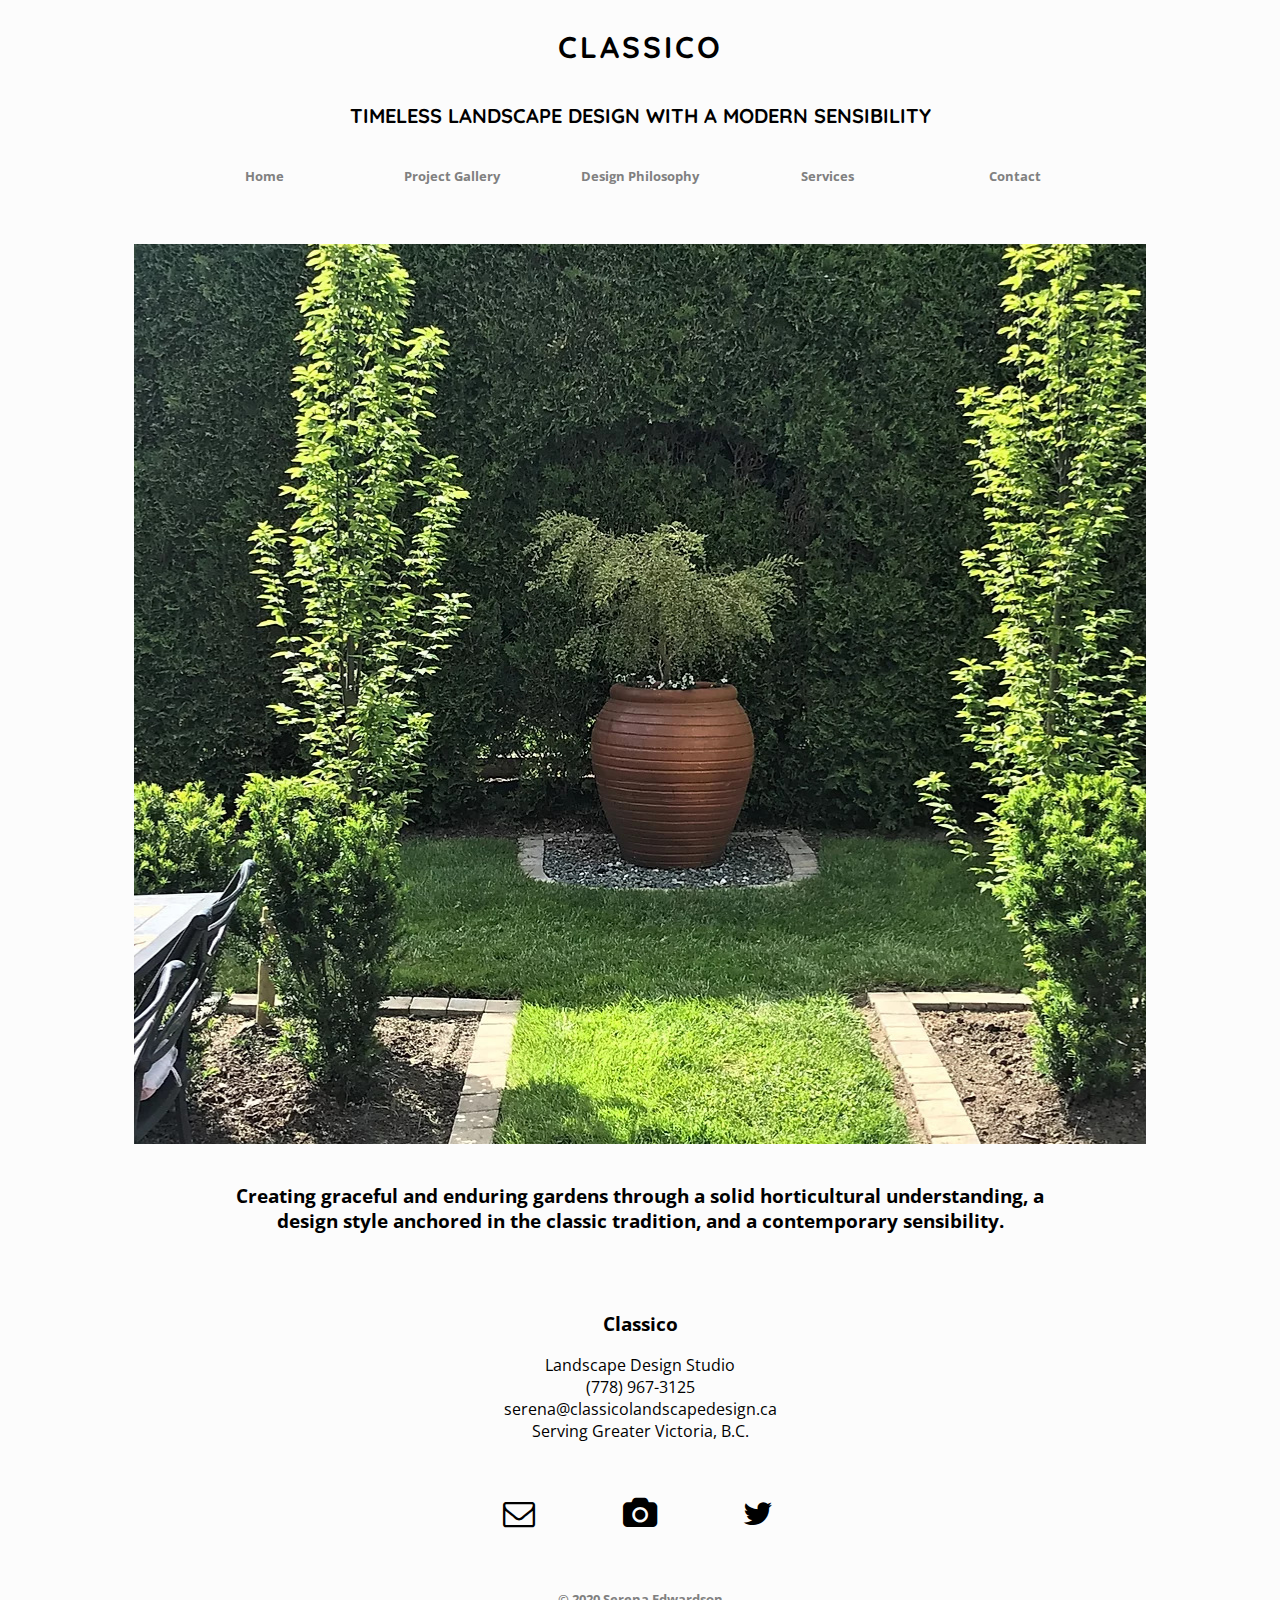
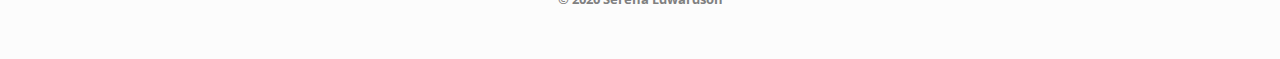
<file: index.html>
<!Doctype HTML>

<head>

    <title>Classico Landscapes</title>
  	<meta charset="utf-8" />
  	<meta name="viewport" content="width=device-width, initial-scale=1" />

      <script src="static/js/script.js"></script>
  	<link onload="myFunction()" rel="stylesheet" href="static/css/style.css" />

    <link rel="apple-touch-icon" sizes="180x180" href="static/favicon/apple-touch-icon.png">
    <link rel="icon" type="image/png" sizes="32x32" href="static/favicon/favicon-32x32.png">
    <link rel="icon" type="image/png" sizes="16x16" href="static/favicon/favicon-16x16.png">
    <link rel="manifest" href="static/favicon/site.webmanifest">


</head>

<body>
  <header class="topBar">
    <div></div>  <h1>CLASSICO</h1>    <div></div> <span id="menu-button" onclick="openNav()"><h3>Menu &#9776;</h3></span>

    </header>
  <h2>TIMELESS LANDSCAPE DESIGN WITH A MODERN SENSIBILITY</H2>
  <header id="menu"> <a href="javascript:void(0)" class="closebtn" onclick="closeNav()"><h1 class="text-align-left textContainer">&times;</h1></a>


    <a href="index.html"><div><h3 class="greyLink">Home</h3></div></a>

    <a href="gallery.html"><div><h3 class="greyLink">Project Gallery</h3></div></a>

    <a href="philosophy.html"><div><h3 class="greyLink">philosophy</h3></div></a>

    <a href="services.html"><div><h3 class="greyLink">Services</h3></div></a>

    <a href="contact.html"><div><h3 class="greyLink">About/Contact</h3></div></a>
  </header>


  <header class="grid-menu">

    <a href="index.html"><div><h5 class="greyLink">Home</h5></div></a>
    <div></div>
    <a href="gallery.html"><div><h5 class="greyLink">Project Gallery</h5></div></a>
    <div></div>
    <a href="philosophy.html"><div><h5 class="greyLink">Design Philosophy</h5></div></a>
    <div></div>
    <a href="services.html"><div><h5 class="greyLink">Services</h5></div></a>
    <div></div>
    <a href="contact.html"><div><h5 class="greyLink">Contact</h5></div></a>

  </header>



  <section class="fullImage" id="frontPage"></section>

<div class="fulldivider"></div>
  <div class="divider"></div><section class="textContainer"><section class="textContainer"><h3>Creating graceful and enduring gardens through a solid horticultural understanding, a design style anchored in the classic tradition, and a contemporary sensibility.</h3></div></div><div class="divider"></div><div class="divider"></div>
<section class="textContainer">
  <h3>Classico</h3>
  <p>
Landscape Design Studio<br>
(778) 967-3125<br>
serena@classicolandscapedesign.ca<br>
​
Serving Greater Victoria, B.C.</p>
</section>

<div class="divider"></div>
<div class="divider"></div>

<footer class="grid-menu">

      <div></div>
      <div></div>
      <a class="blackLink" href="serena@classicolandscapedesign.ca"><span class="icon fa-envelope-o fa-2x"></span></a>
      <div></div>
      <a><span class="has fa-camera fa-2x"></span></a>
      <div></div>
      <a><span class="icon fa-twitter fa-2x"></span></a>
      <div></div>
      <div></div>
</footer>
<div class="divider"></div>
<h5>&copy 2020 Serena Edwardson</h5>
<div class="divider"></div>
</body>
</file>
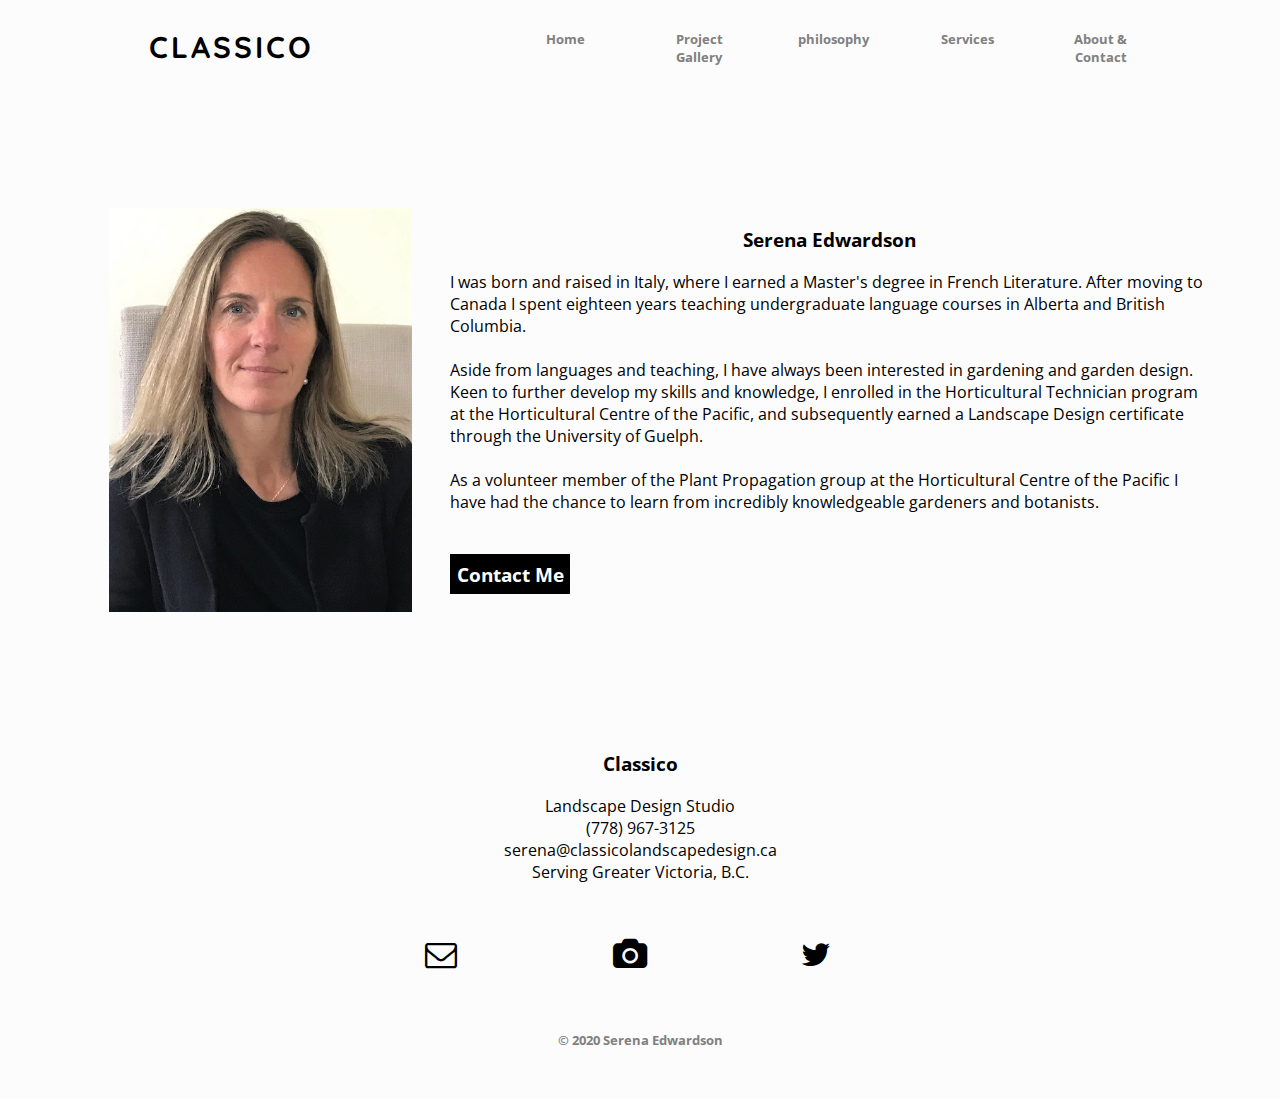
<file: contact.html>
<!Doctype HTML>

<head>
    <title>Classico Landscapes</title>
  	<meta charset="utf-8" />
  	<meta name="viewport" content="width=device-width, initial-scale=1" />
  	<link rel="stylesheet" href="static/css/style.css" />
    <script src="static/js/script.js"></script>
    <link rel="apple-touch-icon" sizes="180x180" href="static/favicon/apple-touch-icon.png">
    <link rel="icon" type="image/png" sizes="32x32" href="static/favicon/favicon-32x32.png">
    <link rel="icon" type="image/png" sizes="16x16" href="static/favicon/favicon-16x16.png">
    <link rel="manifest" href="static/favicon/site.webmanifest">


</head>

<body>

    <header class="topBar-alternative">
      <div></div>
        <div><h1>CLASSICO</h1></div>
        <div></div>

        <span id="menu-button" onclick="openNav()"><h3>Menu &#9776;</h3></span>
      <a href="index.html"><div><h5 class="greyLink">Home</h5></div></a>
      <div></div>
      <a href="gallery.html"><div><h5 class="greyLink">Project Gallery</h5></div></a>
      <div></div>
      <a href="philosophy.html"><div><h5 class="greyLink">philosophy</h5></div></a>
      <div></div>
      <a href="services.html"><div><h5 class="greyLink">Services</h5></div></a>
      <div></div>
      <a href="contact.html"><div><h5 class="greyLink">About & Contact</h5></div></a>
    </header>

    <header id="menu"> <a href="javascript:void(0)" class="closebtn" onclick="closeNav()"><h1 class="text-align-left textContainer">&times;</h1></a>


      <a href="index.html"><div><h3 class="greyLink">Home</h3></div></a>

      <a href="gallery.html"><div><h3 class="greyLink">Project Gallery</h3></div></a>

      <a href="philosophy.html"><div><h3 class="greyLink">Philosophy</h3></div></a>

      <a href="services.html"><div><h3 class="greyLink">Services</h3></div></a>

      <a href="contact.html"><div><h3 class="greyLink">About/Contact</h3></div></a>
    </header>


<div class="divider-large"></div><div class="divider-large"></div>

<section class="content-split-grid-70 lopsided">
<span class="aside-image" id="contact-1"></span>
<aside><h3>Serena Edwardson</h3>
  <p class="text-align-left">
    I was born and raised in Italy, where I earned a Master's degree in French Literature. After moving to Canada I spent eighteen years teaching undergraduate language courses in Alberta and British Columbia.
    <Br><br>
    ​

    Aside from languages and teaching, I have always been interested in gardening and garden design.  Keen to further develop my skills and knowledge, I enrolled in the Horticultural Technician program at the Horticultural Centre of the Pacific, and subsequently earned a Landscape Design certificate through the University of Guelph.<Br><br>

      As a volunteer member of the Plant Propagation group at the Horticultural Centre of the Pacific I have had the chance to learn from incredibly knowledgeable gardeners and botanists.
<br><br>
<a href="mailto:serena@classicolandscapedesign.ca"><h3 class="text-align-center button">Contact Me</h3></a>
</aside>
</section>

<div class="divider-large"></div><div class="divider-large"></div>


<section class="textContainer">
  <h3>Classico</h3>
  <p>
Landscape Design Studio<br>
(778) 967-3125<br>
serena@classicolandscapedesign.ca<br>
​
Serving Greater Victoria, B.C.</p>
</section>

<div class="divider"></div>
<div class="divider"></div>

<footer class="grid-menu">

      <div></div>
      <div></div>
      <a class="blackLink" href="mailto:serena@classicolandscapedesign.ca"><span class="icon fa-envelope-o fa-2x"></span></a>
      <div></div>
      <a><span class="has fa-camera fa-2x"></span></a>
      <div></div>
      <a><span class="icon fa-twitter fa-2x"></span></a>
      <div></div>
      <div></div>
</footer>
<div class="divider"></div>
<h5>&copy 2020 Serena Edwardson</h5>
<div class="divider"></div>
</body>
</file>
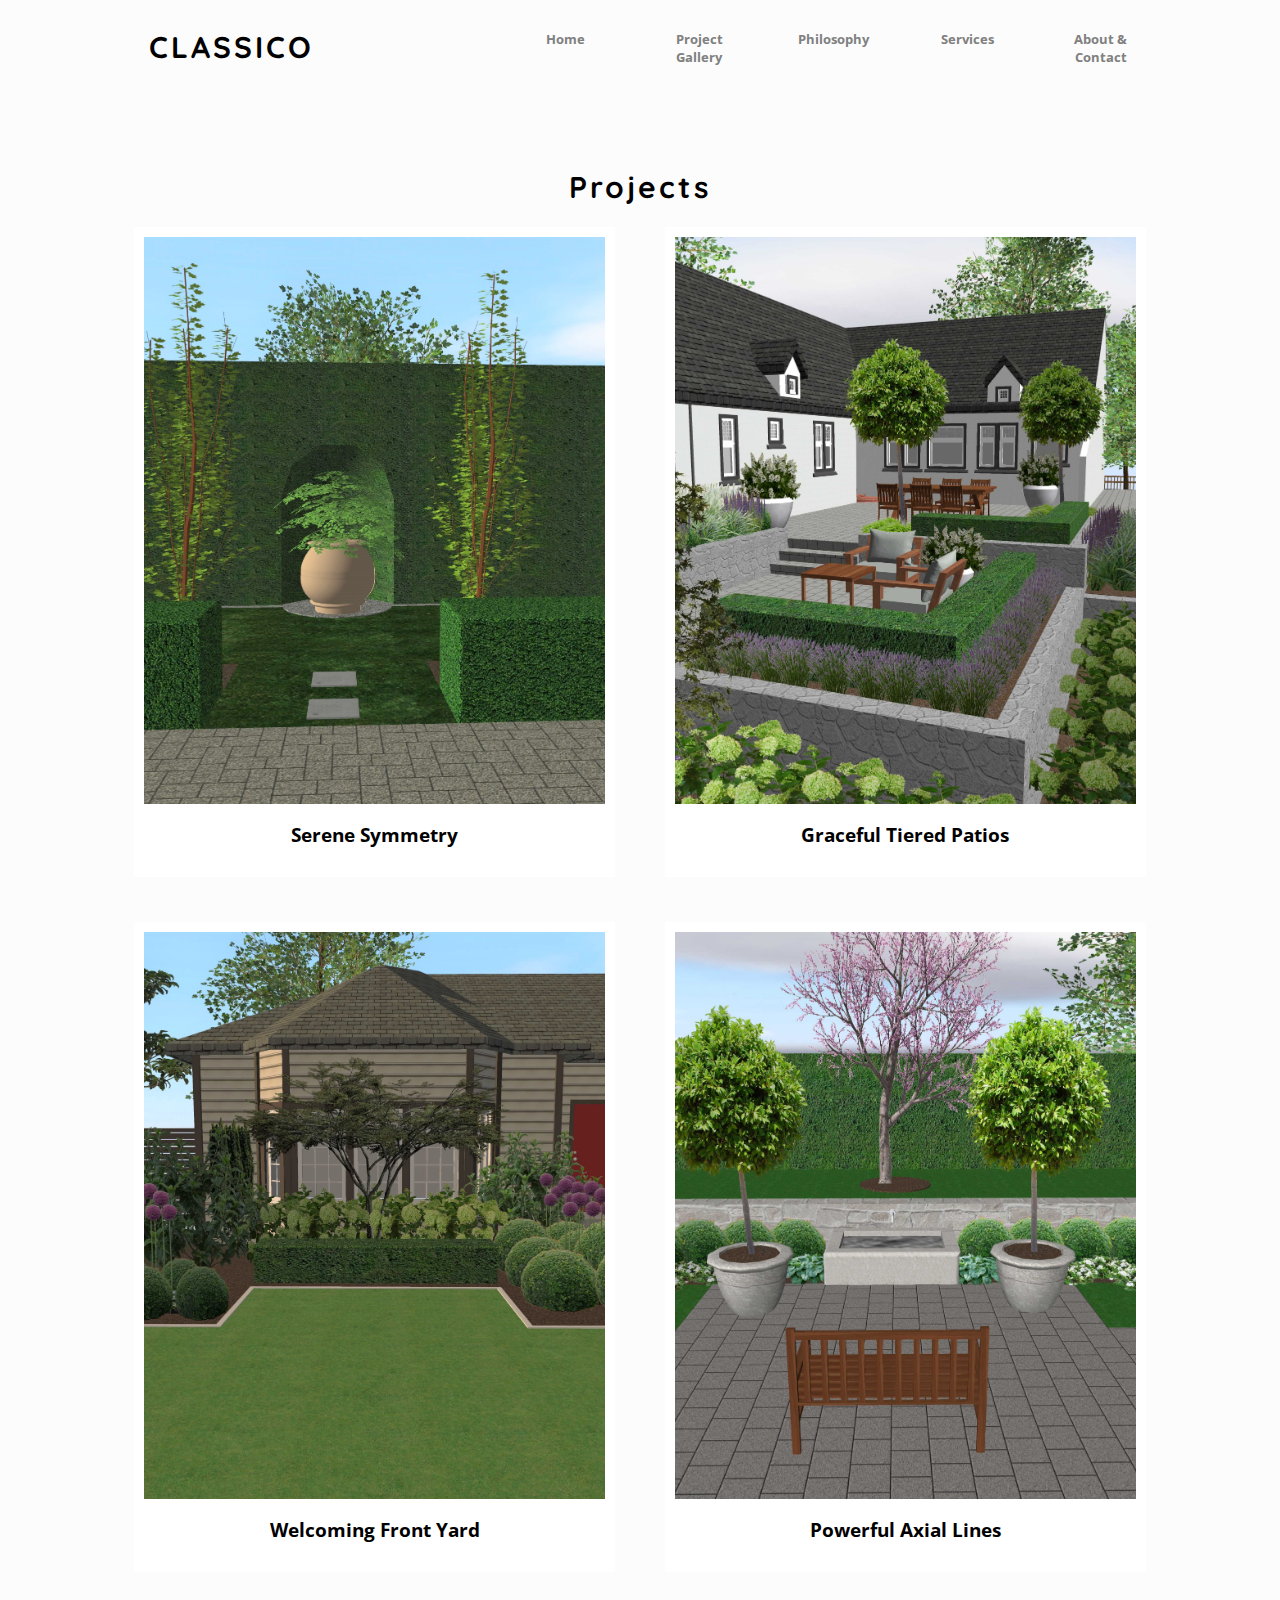
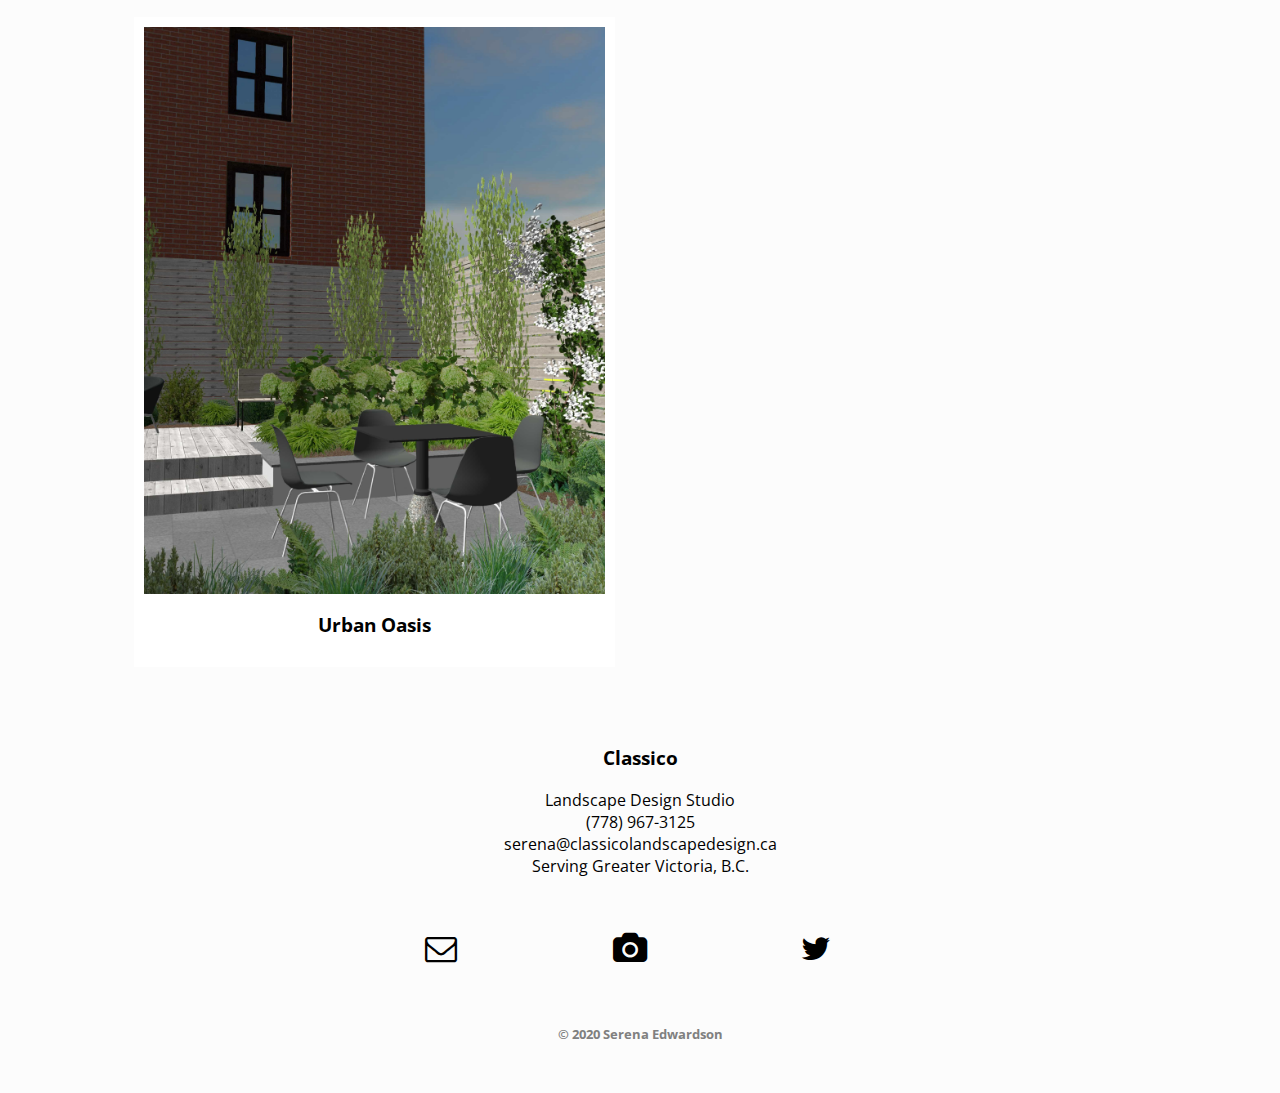
<file: gallery.html>
<!Doctype HTML>

<head>

    <title>Classico Landscapes</title>
  	<meta charset="utf-8" />
  	<meta name="viewport" content="width=device-width, initial-scale=1" />
  	<link rel="stylesheet" href="static/css/style.css" />
    <script src="https://ajax.googleapis.com/ajax/libs/jquery/3.1.0/jquery.min.js"></script>
    <script src="static/js/script.js"></script>
    <script src="static/js/menuPreload.js"></script>
    <link rel="apple-touch-icon" sizes="180x180" href="static/favicon/apple-touch-icon.png">
    <link rel="icon" type="image/png" sizes="32x32" href="static/favicon/favicon-32x32.png">
    <link rel="icon" type="image/png" sizes="16x16" href="static/favicon/favicon-16x16.png">
    <link rel="manifest" href="static/favicon/site.webmanifest">


</head>

<body>

      <header class="topBar-alternative">
        <div></div>
          <div><h1>CLASSICO</h1></div>
          <div></div>

          <span id="menu-button" onclick="openNav()"><h3>Menu &#9776;</h3></span>
        <a href="index.html"><div><h5 class="greyLink">Home</h5></div></a>
        <div></div>
        <a href="gallery.html"><div><h5 class="greyLink">Project Gallery</h5></div></a>
        <div></div>
        <a href="philosophy.html"><div><h5 class="greyLink">Philosophy</h5></div></a>
        <div></div>
        <a href="services.html"><div><h5 class="greyLink">Services</h5></div></a>
        <div></div>
        <a href="contact.html"><div><h5 class="greyLink">About & Contact</h5></div></a>
      </header>

      <header id="menu"> <a href="javascript:void(0)" class="closebtn" onclick="closeNav()"><h1 class="text-align-left textContainer">&times;</h1></a>


        <a href="index.html"><div><h3 class="greyLink">Home</h3></div></a>

        <a href="gallery.html"><div><h3 class="greyLink">Project Gallery</h3></div></a>

        <a href="philosophy.html"><div><h3 class="greyLink">philosophy</h3></div></a>

        <a href="services.html"><div><h3 class="greyLink">Services</h3></div></a>

        <a href="contact.html"><div><h3 class="greyLink">About/Contact</h3></div></a>
      </header>

  <div class="divider"></div><div class="divider"></div><div class="divider"></div>

<div textContainer center><h1>Projects</h1></div>

<span class="divider"></span><span class="divider"></span><span class="divider"></span>

<section class="project-menu">

<a href="projects/project1.html"><article class="projectOption"><div class="menu-image" id="menu-image-1"></div><h3>Serene Symmetry</h3></article></a>


<a href="projects/project2.html"><article class="projectOption"><div class="menu-image" id="menu-image-2"></div><h3>Graceful Tiered Patios</h3></article></a>

<a href="projects/project3.html"><article class="projectOption"><div class="menu-image" id="menu-image-3"></div><h3>Welcoming Front Yard</h3></article></a>

<a href="projects/project4.html"><article class="projectOption"><div class="menu-image" id="menu-image-4"></div><h3>Powerful Axial Lines</h3></article></a>

<a href="projects/project5.html"><article class="projectOption"><div class="menu-image" id="menu-image-5"></div><h3>Urban Oasis</h3></article></a>



</section>
<div class="divider-large"></div>

<section class="textContainer">
  <h3>Classico</h3>
  <p>
Landscape Design Studio<br>
(778) 967-3125<br>
serena@classicolandscapedesign.ca<br>
​
Serving Greater Victoria, B.C.</p>
</section>

<div class="divider"></div>
<div class="divider"></div>

<footer class="grid-menu">

  <div></div>
  <div></div>
  <a class="blackLink" href="mailto:serena@classicolandscapedesign.ca"><span class="icon fa-envelope-o fa-2x"></span></a>
  <div></div>
  <a><span class="has fa-camera fa-2x"></span></a>
  <div></div>
  <a><span class="icon fa-twitter fa-2x"></span></a>
  <div></div>
  <div></div>
</footer>
<div class="divider"></div>
<h5>&copy 2020 Serena Edwardson</h5>
<div class="divider"></div>
</body>
</file>
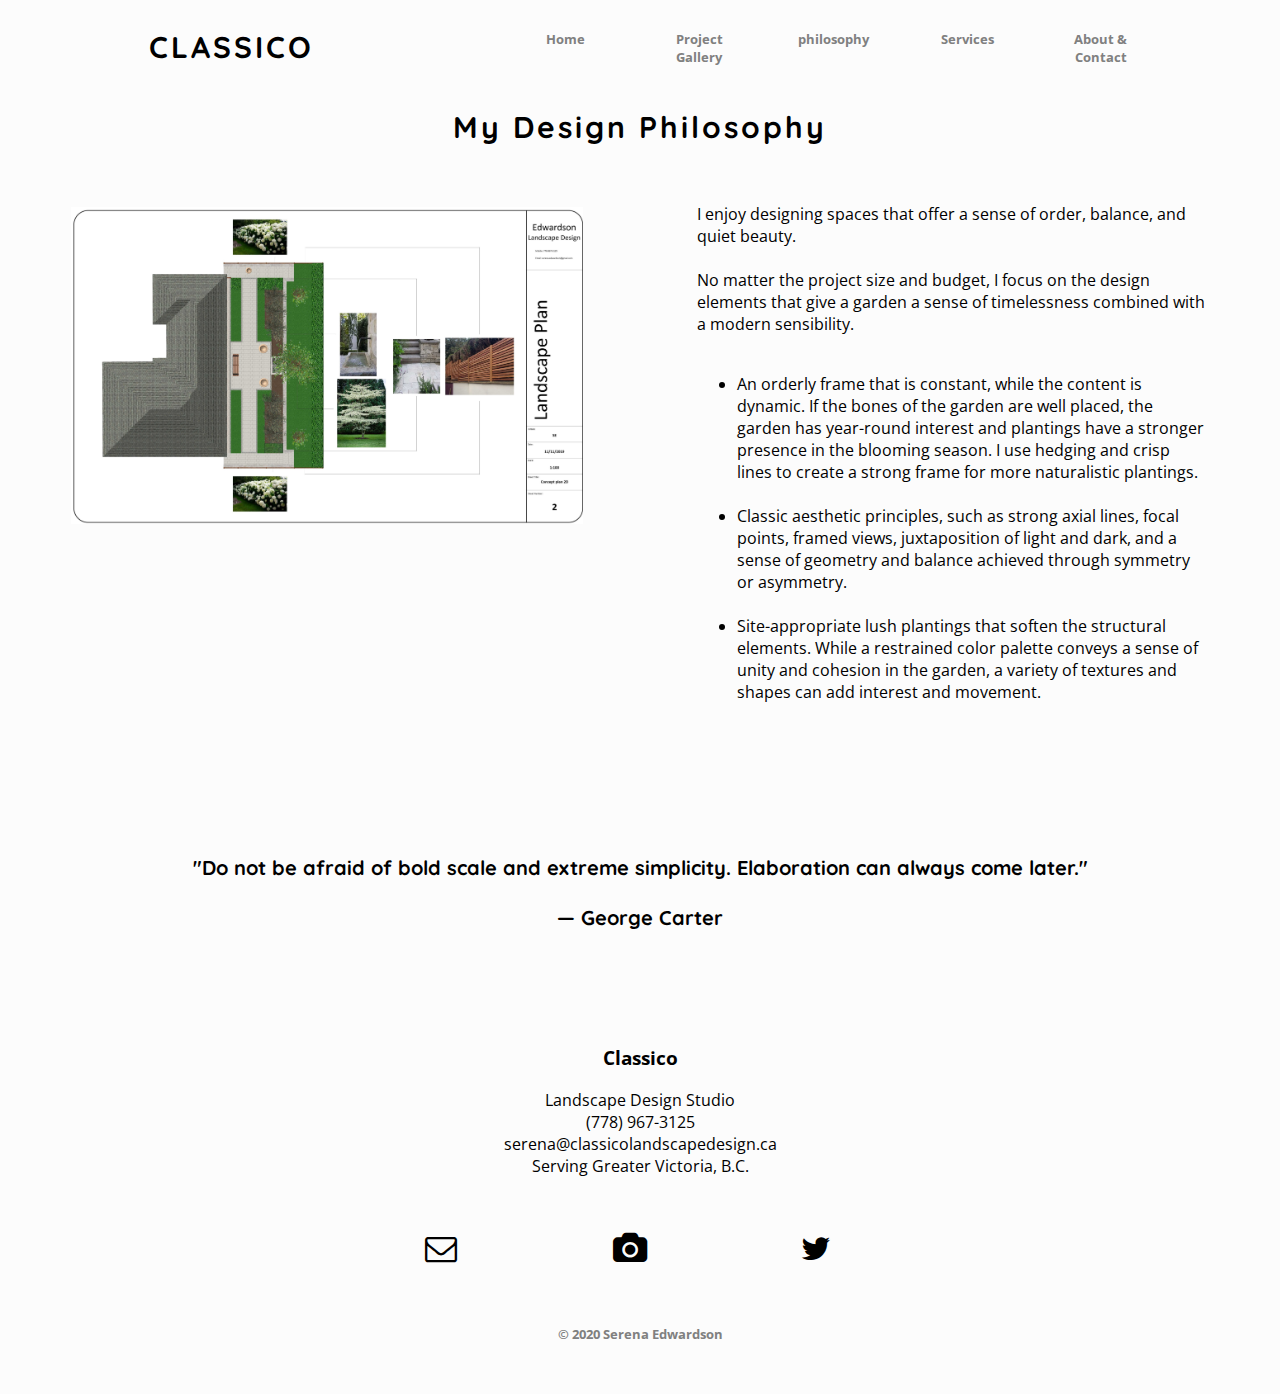
<file: philosophy.html>
<!Doctype HTML>

<head>
    <title>Classico Landscapes</title>
  	<meta charset="utf-8" />
  	<meta name="viewport" content="width=device-width, initial-scale=1" />
  	<link rel="stylesheet" href="static/css/style.css" />
    <script src="static/js/script.js"></script>
    <link rel="apple-touch-icon" sizes="180x180" href="static/favicon/apple-touch-icon.png">
    <link rel="icon" type="image/png" sizes="32x32" href="static/favicon/favicon-32x32.png">
    <link rel="icon" type="image/png" sizes="16x16" href="static/favicon/favicon-16x16.png">
    <link rel="manifest" href="static/favicon/site.webmanifest">


</head>

<body>

      <header class="topBar-alternative">
        <div></div>
          <div><h1>CLASSICO</h1></div>
          <div></div>

          <span id="menu-button" onclick="openNav()"><h3>Menu &#9776;</h3></span>
        <a href="index.html"><div><h5 class="greyLink">Home</h5></div></a>
        <div></div>
        <a href="gallery.html"><div><h5 class="greyLink">Project Gallery</h5></div></a>
        <div></div>
        <a href="philosophy.html"><div><h5 class="greyLink">philosophy</h5></div></a>
        <div></div>
        <a href="services.html"><div><h5 class="greyLink">Services</h5></div></a>
        <div></div>
        <a href="contact.html"><div><h5 class="greyLink">About & Contact</h5></div></a>
      </header>

      <header id="menu"> <a href="javascript:void(0)" class="closebtn" onclick="closeNav()"><h1 class="text-align-left textContainer">&times;</h1></a>


        <a href="index.html"><div><h3 class="greyLink">Home</h3></div></a>

        <a href="gallery.html"><div><h3 class="greyLink">Project Gallery</h3></div></a>

        <a href="philosophy.html"><div><h3 class="greyLink">Philosophy</h3></div></a>

        <a href="services.html"><div><h3 class="greyLink">Services</h3></div></a>

        <a href="contact.html"><div><h3 class="greyLink">About/Contact</h3></div></a>
      </header>


<span class="divider"></span><span class="divider"></span><span class="divider"></span>

<h1>My Design Philosophy</h1>

<div class="divider"></div>

<section class="content-split-grid-70">

<span class="aside-image" id="philosophy-image-1"></span>

<aside><p class="text-align-left">

  I enjoy designing spaces that offer a sense of order, balance, and quiet beauty.<br><br>

  No matter the project size and budget, I focus on the design elements that give a garden a sense of timelessness combined with a modern sensibility.<br><br>
  <ul class="text-align-left">
  <li>An orderly frame that is constant, while the content is dynamic. If the bones of the garden are well placed, the garden has year-round interest and plantings have a stronger presence in the blooming season. I use hedging and crisp lines to create a strong frame for more naturalistic plantings.</li>
  <br><li>Classic aesthetic principles, such as strong axial lines, focal points, framed views, juxtaposition of light and dark, and a sense of geometry and balance achieved through symmetry or asymmetry.</li>
  <br><li>Site-appropriate lush plantings that soften the structural elements.  While a restrained color palette conveys a sense of unity and cohesion in the garden, a variety of textures and shapes can add interest and movement.</li></ul>



</p></aside>

  </section>

<div class="divider-large"></div><div class="divider-large"></div>

<div class="textContainer"><h2>"Do not be afraid of bold scale and extreme simplicity.
Elaboration can always come later."<br><br>
— George Carter

</h2></div>

</div><div class="divider"></div></div><div class="divider-large"></div>
<section class="textContainer">
  <h3>Classico</h3>
  <p>
Landscape Design Studio<br>
(778) 967-3125<br>
serena@classicolandscapedesign.ca<br>
​
Serving Greater Victoria, B.C.</p>
</section>

<div class="divider"></div>
<div class="divider"></div>

<footer class="grid-menu">

      <div></div>
      <div></div>
      <a class="blackLink" href="mailto:serena@classicolandscapedesign.ca"><span class="icon fa-envelope-o fa-2x"></span></a>
      <div></div>
      <a><span class="has fa-camera fa-2x"></span></a>
      <div></div>
      <a><span class="icon fa-twitter fa-2x"></span></a>
      <div></div>
      <div></div>
</footer>
<div class="divider"></div>
<h5>&copy 2020 Serena Edwardson</h5>
<div class="divider"></div>
</body>
</file>
<file: static/css/style.css>
@charset "UTF-8";
@import url(font-awesome.min.css);
@import url("https://fonts.googleapis.com/css?family=Poppins:300,400,500,600,700");
@import url('https://fonts.googleapis.com/css2?family=Open+Sans:wght@300&family=Quicksand:wght@300&display=swap');

body {
  background-color: #fcfcfc;
}

.button {
  background-color: black;
  color: white;
  max-width: 120px;
  text-align: center;
  height: 32px;
  padding-top: 8px;
}

.divider {
  width: 100%;
  height: 20px;
}

.divider-large {
  width: 100%;
  height: 60px;
}

.textContainer {
  margin: 0px 10% 0px 10%;

}

.fullImage {
  width: 80%;
  margin-left: 10%;
  height: 100vh;
  margin-top: 50px;

}

.background {
  background-size: cover;
  background-position: center;
  min-height: 50vh;
}

#A-1 {
  background-image: url('../images/projectA/1.jpg');
}

#A-2 {
  background-image: url('../images/projectA/2.jpg');
}

#A-3 {
  background-image: url('../images/projectA/3.jpg');
}

#A-4 {
  background-image: url('../images/projectA/4.jpg');
}

#A-5 {
  background-image: url('../images/projectA/5.jpg');
}

#A-6 {
  background-image: url('../images/projectA/6.jpg');
}

#A-7 {
  background-image: url('../images/projectA/7.jpg');
}

#B-1 {
  background-image: url('../images/projectB/1.jpg');
}

#B-2 {
  background-image: url('../images/projectB/2.jpg');
}

#B-3 {
  background-image: url('../images/projectB/3.jpg');
}

#B-4 {
  background-image: url('../images/projectB/4.jpg');
}

#B-5 {
  background-image: url('../images/projectB/5.jpg');
}

#B-6 {
  background-image: url('../images/projectB/6.jpg');
}

#B-7 {
  background-image: url('../images/projectB/7.jpg');
}

#C-1 {
  background-image: url('../images/projectC/1.jpg');
}

#C-2 {
  background-image: url('../images/projectC/2.jpg');
}

#C-3 {
  background-image: url('../images/projectC/3.jpg');
}

#C-4 {
  background-image: url('../images/projectC/4.jpg');
}

#C-5 {
  background-image: url('../images/projectC/5.jpg');
}

#C-6 {
  background-image: url('../images/projectC/6.jpg');
}

#C-7 {
  background-image: url('../images/projectC/7.jpg');
}

#D-1 {
  background-image: url('../images/projectD/1.jpg');
}

#D-2 {
  background-image: url('../images/projectD/2.jpg');
}

#D-3 {
  background-image: url('../images/projectD/3.jpg');
}

#D-4 {
  background-image: url('../images/projectD/4.jpg');
}

#D-5 {
  background-image: url('../images/projectD/5.jpg');
}

#D-6 {
  background-image: url('../images/projectD/6.jpg');
}

#D-7 {
  background-image: url('../images/projectD/7.jpg');
}

#E-1 {
  background-image: url('../images/projectE/1.jpg');
}

#E-2 {
  background-image: url('../images/projectE/2.jpg');
}

#E-3 {
  background-image: url('../images/projectE/3.jpg');
}

#E-4 {
  background-image: url('../images/projectE/4.jpg');
}

#E-5 {
  background-image: url('../images/projectE/5.jpg');
}

#E-6 {
  background-image: url('../images/projectE/6.jpg');
}

#E-7 {
  background-image: url('../images/projectE/7.jpg');
}

#services-1 {
  background-image: url('../images/services1.jpg');
}

#services-2 {
  background-image: url('../images/services2.jpg');
}

#services-3 {
  background-image: url('../images/services3.jpg');
}

#services-4 {
  background-image: url('../images/services4.jpg');
}

#services-5 {
  background-image: url('../images/services5.jpg');
}

#contact-1 {
  background-image: url('../images/contact-1.jpg');
}


h1, h2, h3, h4, h5, p, ul {
  font-family: 'Open Sans', sans-serif;
  color: black;
  text-align: center;
}

h1 {
  text-align: center;
  font-size: 30px;
  font-family: 'Quicksand', sans-serif;
  letter-spacing: 3px;
}

h2 {
  text-align: center;
  font-size: 20px;
  font-family: 'Quicksand', sans-serif;
}

h5 {
  text-align: center;
  color: grey;
}

.text-align-left {
  text-align: left;
}

a {
  text-decoration: none;
  color: inherit;
}

a>span {
  font-family: FontAwesome;
  text-align: center;
  margin-left: 30%;
}



.greyLink:hover {
  color: black;
}

.blackLink {
  color: black;
}

.blackLink:hover {
  color: grey;
}

.grid-menu {
  display: grid;
  margin-left: 15%;
  margin-right: 15%;
  height: 50px;
  border: 0px solid green;
  grid-template-columns: 1fr 0.4fr 1fr 0.4fr 1fr 0.4fr 1fr 0.4fr 1fr;
  grid-template-rows: 1fr;
}



.topBar {
  display: grid;
  grid-template-columns: 1fr;
  grid-template-rows: auto auto auto;
}

.topBarItems {
  font-family: FontAwesome;
  text-align: center;
  margin-left: 30%;
}

#menu-button {
  display: none;
  text-align: right;

}
#menu {
  display: none;

}
.topBar-alternative {
  display: grid;
  grid-template-columns: 1fr 4fr 2fr 1fr .8fr 1fr .8fr 1fr .8fr 1fr .8fr 1fr .8fr 1fr;
  grid-template-rows: 50 px;
}

@media only screen and (max-width: 768px) {


.topBar {
  grid-template-columns: 1fr 4fr 1fr 3fr;
  grid-template-rows: auto auto auto;

}

   .grid-menu > a {
    display: none;
  }

  .topBar > h1 {
    text-align: left;

  }



  .fullImage {
    width: 100%;
    margin: 0 0 0 0;


    height: 100vh;
    background-size: cover;
    background-position: -300px;
  }

  .topBar-alternative {
    grid-template-columns: 1fr 4fr 1fr 3fr;
    grid-template-rows: auto auto;
  }

  .topBar-alternative>a {
    display: none;
  }

  #menu-button {
    display: block;
    margin-top: 10px;
    cursor:pointer;
    text-align: right;
  }

  #menu {
    float: right;
    position: fixed;
    background-color: #ededed;
    width:0px;
    top: 0;
    right: 0;
    z-index: 9;
    transition: 0.5s;
    overflow-x:hidden;

    height: 100vh;
    display: grid;
    grid-template-columns: 1fr;

    grid-template-rows: auto auto auto auto auto;
  }
}

.content-split-grid-70 {
  display: grid;
  grid-template-columns: 1fr 1fr;
  grid-template-rows: auto;
  margin: 0px 5% 0px 5%;
  width: 90%;
  grid-gap: 10%;
}

.lopsided {
  grid-template-columns: 1fr 2fr;
  grid-gap: 0%;
  margin-right: 20%;
}

@media only screen and (max-width: 768px) {
  .content-split-grid-70 {
    grid-template-columns: 1fr;
    grid-template-rows: auto auto;
  }
}

.project-menu {
  display: grid;
  padding: 0px 10% 0px 10%;
  grid-template-columns: 1fr 1fr;
  grid-template-rows: 1fr 1fr;
  grid-column-gap: 5%;
  grid-row-gap: 5vh;
}

@media only screen and (max-width: 768px) {
  .project-menu {
    grid-template-columns: 1fr;
  }
}

.projectOption {
  height: 70vh;
  background-color: white;
  padding: 10px;
}

.menu-image {
  width: 100%;
  height: 90%;
  -webkit-transition: all 0.3s ease-in-out;
  	-moz-transition: all 0.3s ease-in-out;
  	-o-transition: all 0.3s ease-in-out;
  	-ms-transition: all 0.3s ease-in-out;
  	transition: all 0.3s ease-in-out;

}

#menu-image-1 {
  background: url('../images/menu-image-1-blur.jpg');
  filter: blur(10px);
  background-size: cover;
  background-position: center;



}

#menu-image-2 {
  background: url('../images/menu-image-2-blur.jpg');
  filter: blur(10px);
  background-size: cover;
  background-position: center;

}

#menu-image-3 {
  background: url('../images/menu-image-3-blur.jpg');
  filter: blur(10px);
  background-size: cover;
  background-position: center;
}

#menu-image-4 {
  background: url('../images/menu-image-4-blur.jpg');
  filter: blur(10px);
  background-size: cover;
  background-position: center;
}

#menu-image-5 {
  background: url('../images/menu-image-5-blur.jpg');
  filter: blur(10px);
  background-position: center;
  background-size: cover;
}

#frontPage {

  filter: blur(20px);
  background-image: url('../images/frontpage-blur.jpg');
  background-position: center;
  -webkit-transition: all 0.3s ease-in-out;
	-moz-transition: all 0.3s ease-in-out;
	-o-transition: all 0.3s ease-in-out;
	-ms-transition: all 0.3s ease-in-out;
	transition: all 0.3s ease-in-out;
}


#philosophy-image-1 {
  background-image: url('../images/philosophy1.jpg');
  margin-top: 20px;
}

.aside-image {
  min-height: 300px;
  background-position: top center;
  background-size: contain;
  background-repeat: no-repeat;
}
</file>
